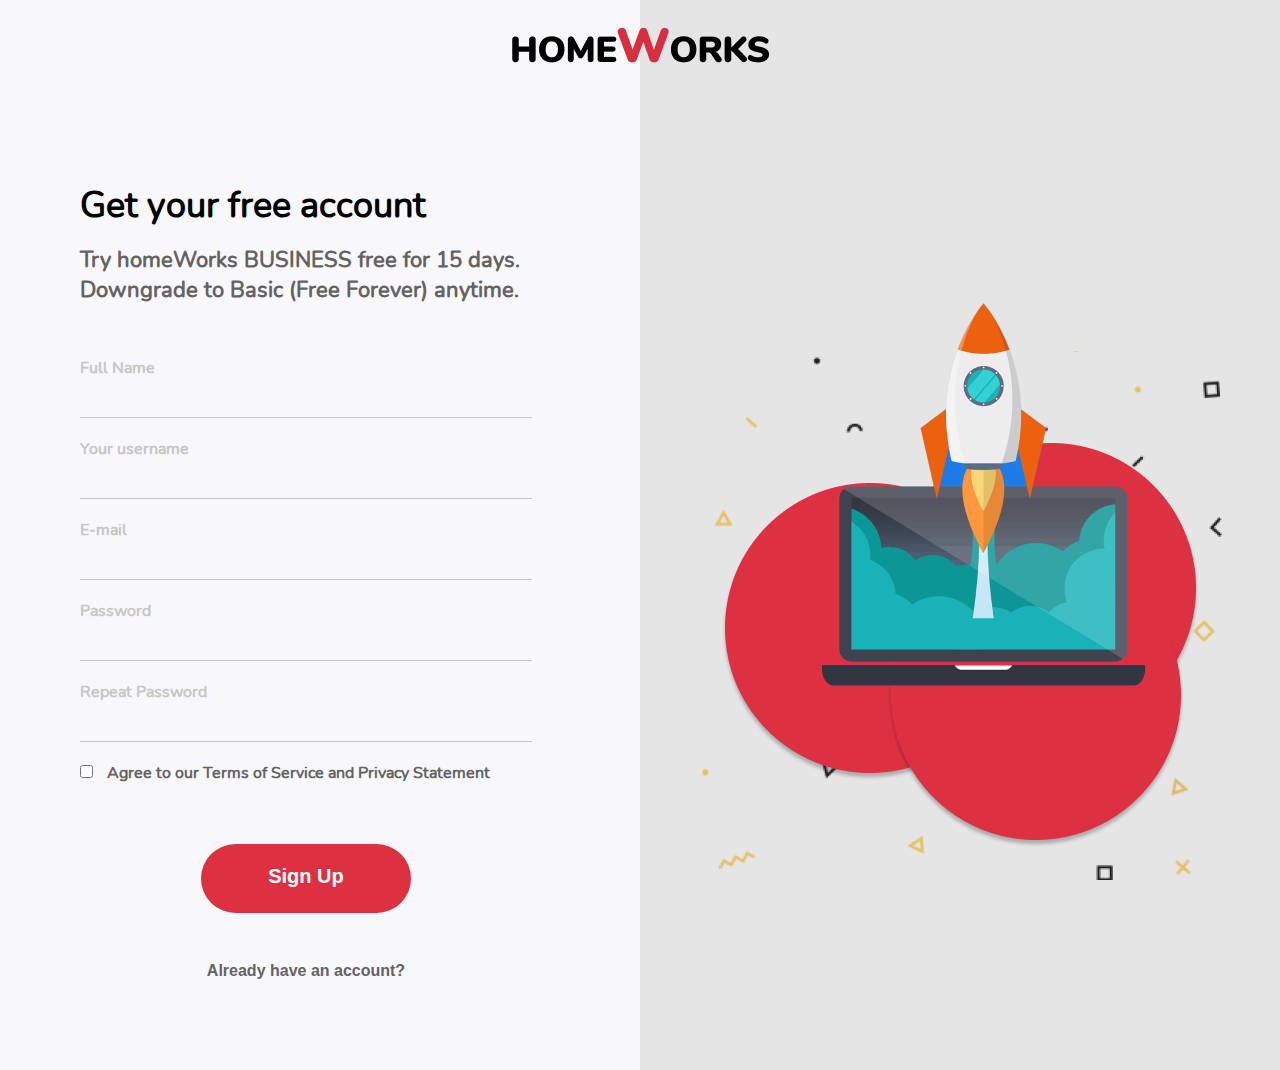
<file: Module_3/Kr_3/index.html>
<!DOCTYPE html>
<html lang="en">
<head>
  <meta charset="UTF-8">
  <title>Home Works</title>
  <meta name="viewport" content="width=device-width, initial-scale=1.0">
  <link rel="stylesheet" href="styles/style.css">
</head>

<body>

<header class="header">
  <div class="container">
    <div class="logo">
      <a href="">
        <img src="images/homeWorks.png" alt="homeWorks">
      </a>
    </div>
  </div>
</header>

<main class="main-content">
  <div class="container">
    <div class="main-content_left">
      <h1 id="title">Get your free account</h1>
      <div class="left-title_description">Try homeWorks BUSINESS free for 15 days. Downgrade to Basic (Free Forever)
        anytime.
      </div>
      <div class="main-form">
        <div class="input-block">
          <span class="input-block_description">Full Name</span>
          <input type="text" id="fullName">
        </div>
        <div class="input-block">
          <span class="input-block_description">Your username</span>
          <input type="text" id="userName">
        </div>
        <div class="input-block">
          <span class="input-block_description">E-mail</span>
          <input type="email" id="email">
        </div>
        <div class="input-block">
          <span class="input-block_description">Password</span>
          <input type="password" id="password">
        </div>
        <div class="input-block">
          <span class="input-block_description">Repeat Password</span>
          <input type="password" id="repeat-password">
        </div>
        <div class="checkbox">
          <input type="checkbox" id="checkbox" >
          <span class="input-block_checkbox">Agree to our Terms of Service and Privacy Statement</span>
        </div>
        <button class="btn" id="sign-up-btn">
          Sign Up
        </button>
        <span class="account">
          <button id="acc" >
            Already have an account?
          </button>
        </span>
      </div>
    </div>
    <div class="main-content_right">
      <img src="images/rocket.png" alt="">
    </div>
  </div>
</main>

<div class="popup">
  <span class="popup-content">На вашу почту выслана ссылка, перейдите по ней, чтобы завершить регистрацию</span>
  <button class="btn" id="button-submit">
    Ok
  </button>
</div>

<script src="script.js"></script>
</body>
</html>
</file>
<file: Module_3/Kr_3/styles/style.css>
@font-face {
  font-family: Nunito;
  src: url("../fonts/Nunito.ttf");
}

* {
  margin: 0;
  padding: 0;
  box-sizing: border-box;
}

body {
  width: 100%;
  height: 100%;
  background: linear-gradient(to left, #E5E5E5 50%, #F8F8FA 50%);
  font-family: Nunito, sans-serif;
}

.header {
  padding: 27px 0;
}

.container {
  margin: 0 auto;
  max-width: 1200px;
  display: flex;
  align-items: center;
  justify-content: center;
}

.logo {
  display: flex;
  justify-content: center;
}

.main-content {
  margin: 85px 0;
}

.main-content_left {
  width: 50%;
  padding: 0 40px;
}

.main-content_right {
  width: 50%;
  padding: 0 40px;
}

.main-content_left h1 {
  font-size: 36px;
  color: #000000;
  font-weight: bold;
  margin-bottom: 15px;
}

.left-title_description {
  font-style: normal;
  font-weight: 700;
  font-size: 22px;
  color: #636363;
  margin-bottom: 52px;
}

.main-form {
  display: flex;
  gap: 20px;
  flex-direction: column;
  max-width: 452px;
}

.input-block {
  display: flex;
  flex-direction: column;
  gap: 5px;
}

.input-block_description {
  font-style: normal;
  font-weight: 700;
  font-size: 16px;
  color: #C6C6C4;
}

.input-block input {
  border: none;
  padding: 5px 0;
  font-style: normal;
  font-weight: 700;
  font-size: 20px;
  color: #323232;
  outline: 0;
  background: transparent;
  border-bottom: 1px solid #C6C6C4;
}

.input-block input::placeholder {
  font-style: normal;
  font-weight: 700;
  font-size: 20px;
  color: #C6C6C4;
}

.input-block_checkbox {
  font-style: normal;
  font-weight: 700;
  font-size: 16px;
  color: #636363;
  margin-left: 10px;
}

.btn {
  width: 210px;
  background: #DD3142;
  border-radius: 40px;
  padding: 21px 0 25px 0;
  font-style: normal;
  font-weight: 700;
  font-size: 20px;
  color: #FFFFFF;
  border: none;
  margin: 40px auto 0;
  cursor: pointer;
}

.account {
  font-weight: 700;
  font-size: 16px;
  line-height: 27px;
  color: #636363;
  margin: 24px auto 0;
}

.account a {
  text-decoration: none;
  color: #636363;

}

.popup {
  position: fixed;
  top: 0;
  left: 0;
  width: 100%;
  height: 100vh;
  background: rgba(65, 64, 64, 0.5);
  transition: 0.5s all;
  display: none;
  align-items: center;
  justify-content: center;
  flex-direction: column;
  gap: 20px;

}

.popup-content {
  position: relative;
  font-style: normal;
  display: inline-block;
  font-weight: 700;
  font-size: 22px;
  color: #131212;
  width: 400px;
  background: #ffffff;
  border-radius: 20px;
  padding: 10px;
}

.btn-submit {
  width: 210px;
  background: #DD3142;
  border-radius: 40px;
  padding: 21px 0 25px 0;
  font-style: normal;
  font-weight: 700;
  font-size: 20px;
  color: #FFFFFF;
  border: none;
  margin: 0 auto 0;
  cursor: pointer;
}

#acc {
  font-weight: 700;
  font-size: 16px;
  line-height: 27px;
  color: #636363;
  border: none;
  background: transparent;
  cursor: pointer;
}
</file>
